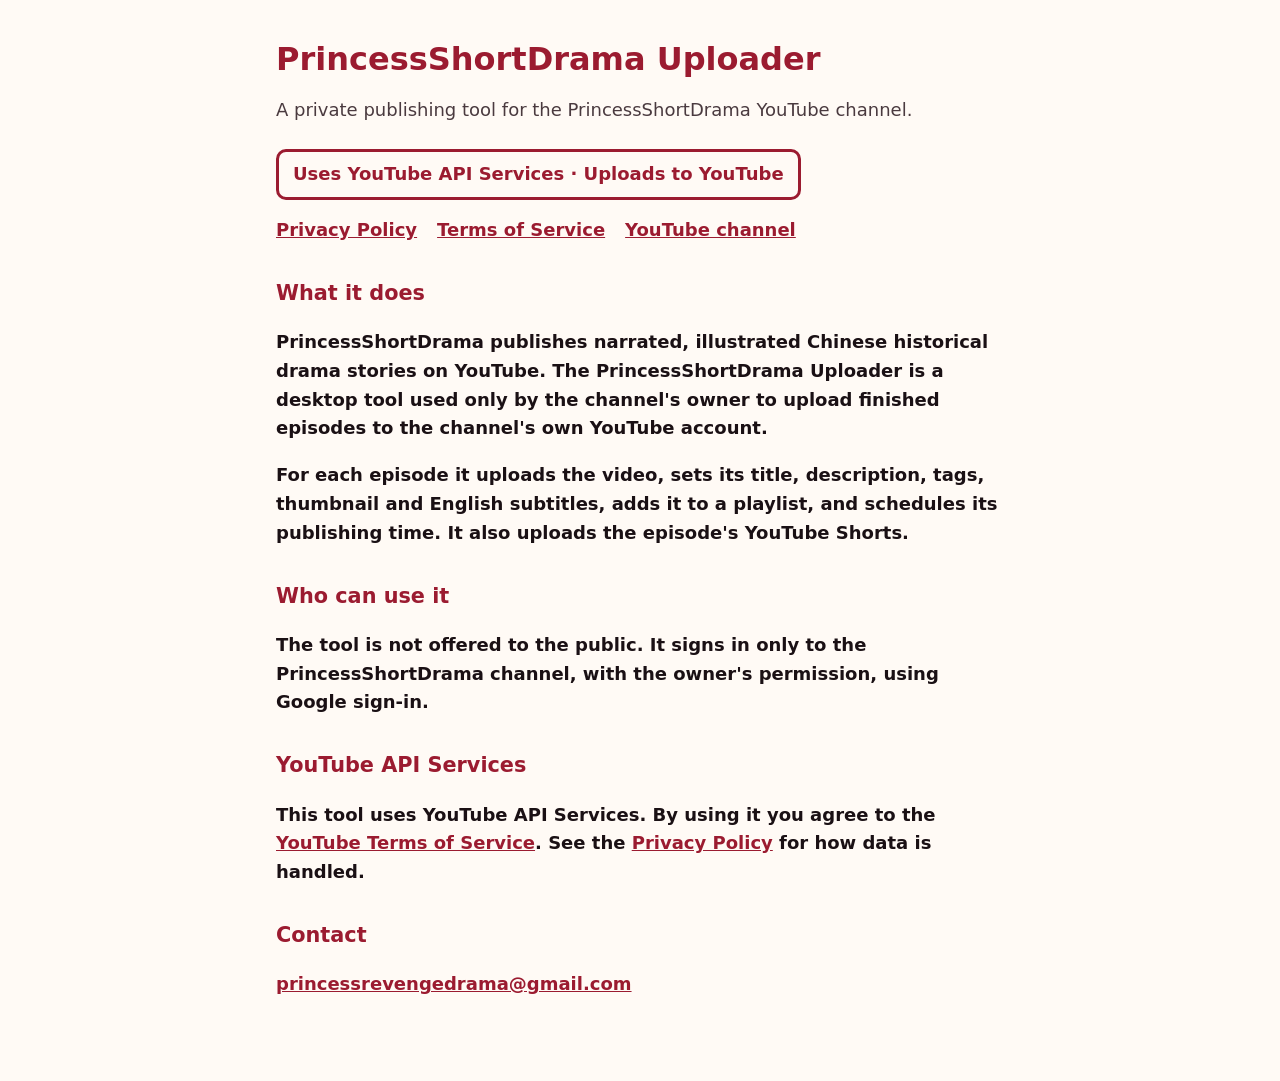
<file: index.html>
<!doctype html><html lang="en"><head><meta charset="utf-8"><meta name="viewport" content="width=device-width,initial-scale=1">
<title>PrincessShortDrama Uploader</title><link rel="stylesheet" href="style.css"></head><body><main>
<h1>PrincessShortDrama Uploader</h1>
<p class="muted">A private publishing tool for the PrincessShortDrama YouTube channel.</p>
<p class="badge">Uses YouTube API Services &middot; Uploads to YouTube</p>
<nav><a href="privacy.html">Privacy Policy</a><a href="terms.html">Terms of Service</a><a href="https://www.youtube.com/@PrincessShortDrama">YouTube channel</a></nav>
<h2>What it does</h2>
<p>PrincessShortDrama publishes narrated, illustrated Chinese historical drama stories on YouTube. The PrincessShortDrama Uploader is a desktop tool used only by the channel's owner to upload finished episodes to the channel's own YouTube account.</p>
<p>For each episode it uploads the video, sets its title, description, tags, thumbnail and English subtitles, adds it to a playlist, and schedules its publishing time. It also uploads the episode's YouTube Shorts.</p>
<h2>Who can use it</h2>
<p>The tool is not offered to the public. It signs in only to the PrincessShortDrama channel, with the owner's permission, using Google sign-in.</p>
<h2>YouTube API Services</h2>
<p>This tool uses YouTube API Services. By using it you agree to the <a href="https://www.youtube.com/t/terms">YouTube Terms of Service</a>. See the <a href="privacy.html">Privacy Policy</a> for how data is handled.</p>
<h2>Contact</h2>
<p><a href="mailto:princessrevengedrama@gmail.com">princessrevengedrama@gmail.com</a></p>
</main></body></html>
</file>
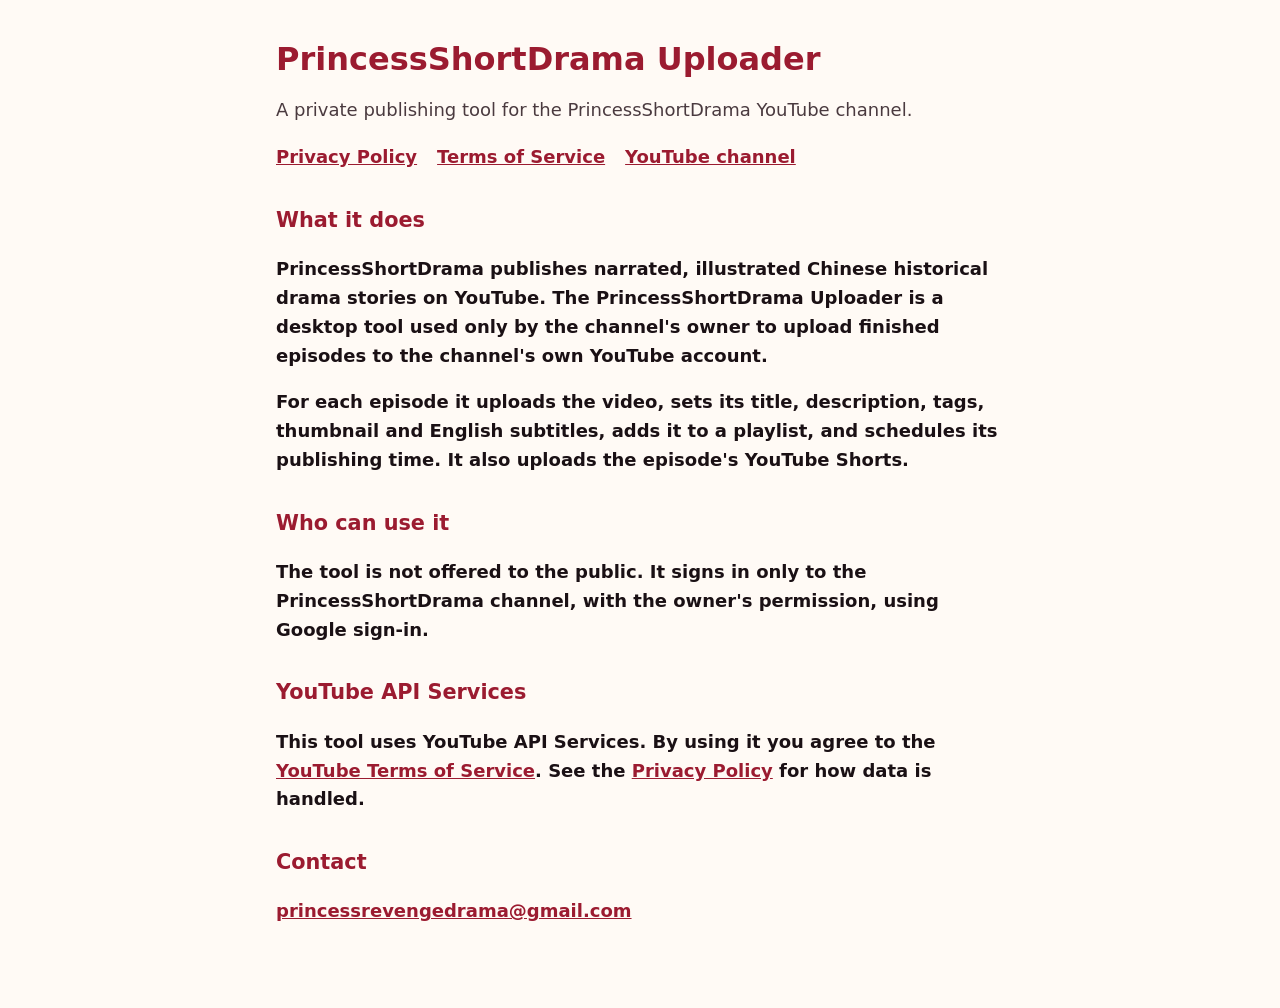
<file: index_1.html>
<!doctype html><html lang="en"><head><meta charset="utf-8"><meta name="viewport" content="width=device-width,initial-scale=1">
<title>PrincessShortDrama Uploader</title><link rel="stylesheet" href="style.css"></head><body><main>
<h1>PrincessShortDrama Uploader</h1>
<p class="muted">A private publishing tool for the PrincessShortDrama YouTube channel.</p>
<nav><a href="privacy.html">Privacy Policy</a><a href="terms.html">Terms of Service</a><a href="https://www.youtube.com/@PrincessShortDrama">YouTube channel</a></nav>
<h2>What it does</h2>
<p>PrincessShortDrama publishes narrated, illustrated Chinese historical drama stories on YouTube. The PrincessShortDrama Uploader is a desktop tool used only by the channel's owner to upload finished episodes to the channel's own YouTube account.</p>
<p>For each episode it uploads the video, sets its title, description, tags, thumbnail and English subtitles, adds it to a playlist, and schedules its publishing time. It also uploads the episode's YouTube Shorts.</p>
<h2>Who can use it</h2>
<p>The tool is not offered to the public. It signs in only to the PrincessShortDrama channel, with the owner's permission, using Google sign-in.</p>
<h2>YouTube API Services</h2>
<p>This tool uses YouTube API Services. By using it you agree to the <a href="https://www.youtube.com/t/terms">YouTube Terms of Service</a>. See the <a href="privacy.html">Privacy Policy</a> for how data is handled.</p>
<h2>Contact</h2>
<p><a href="mailto:princessrevengedrama@gmail.com">princessrevengedrama@gmail.com</a></p>
</main></body></html>
</file>
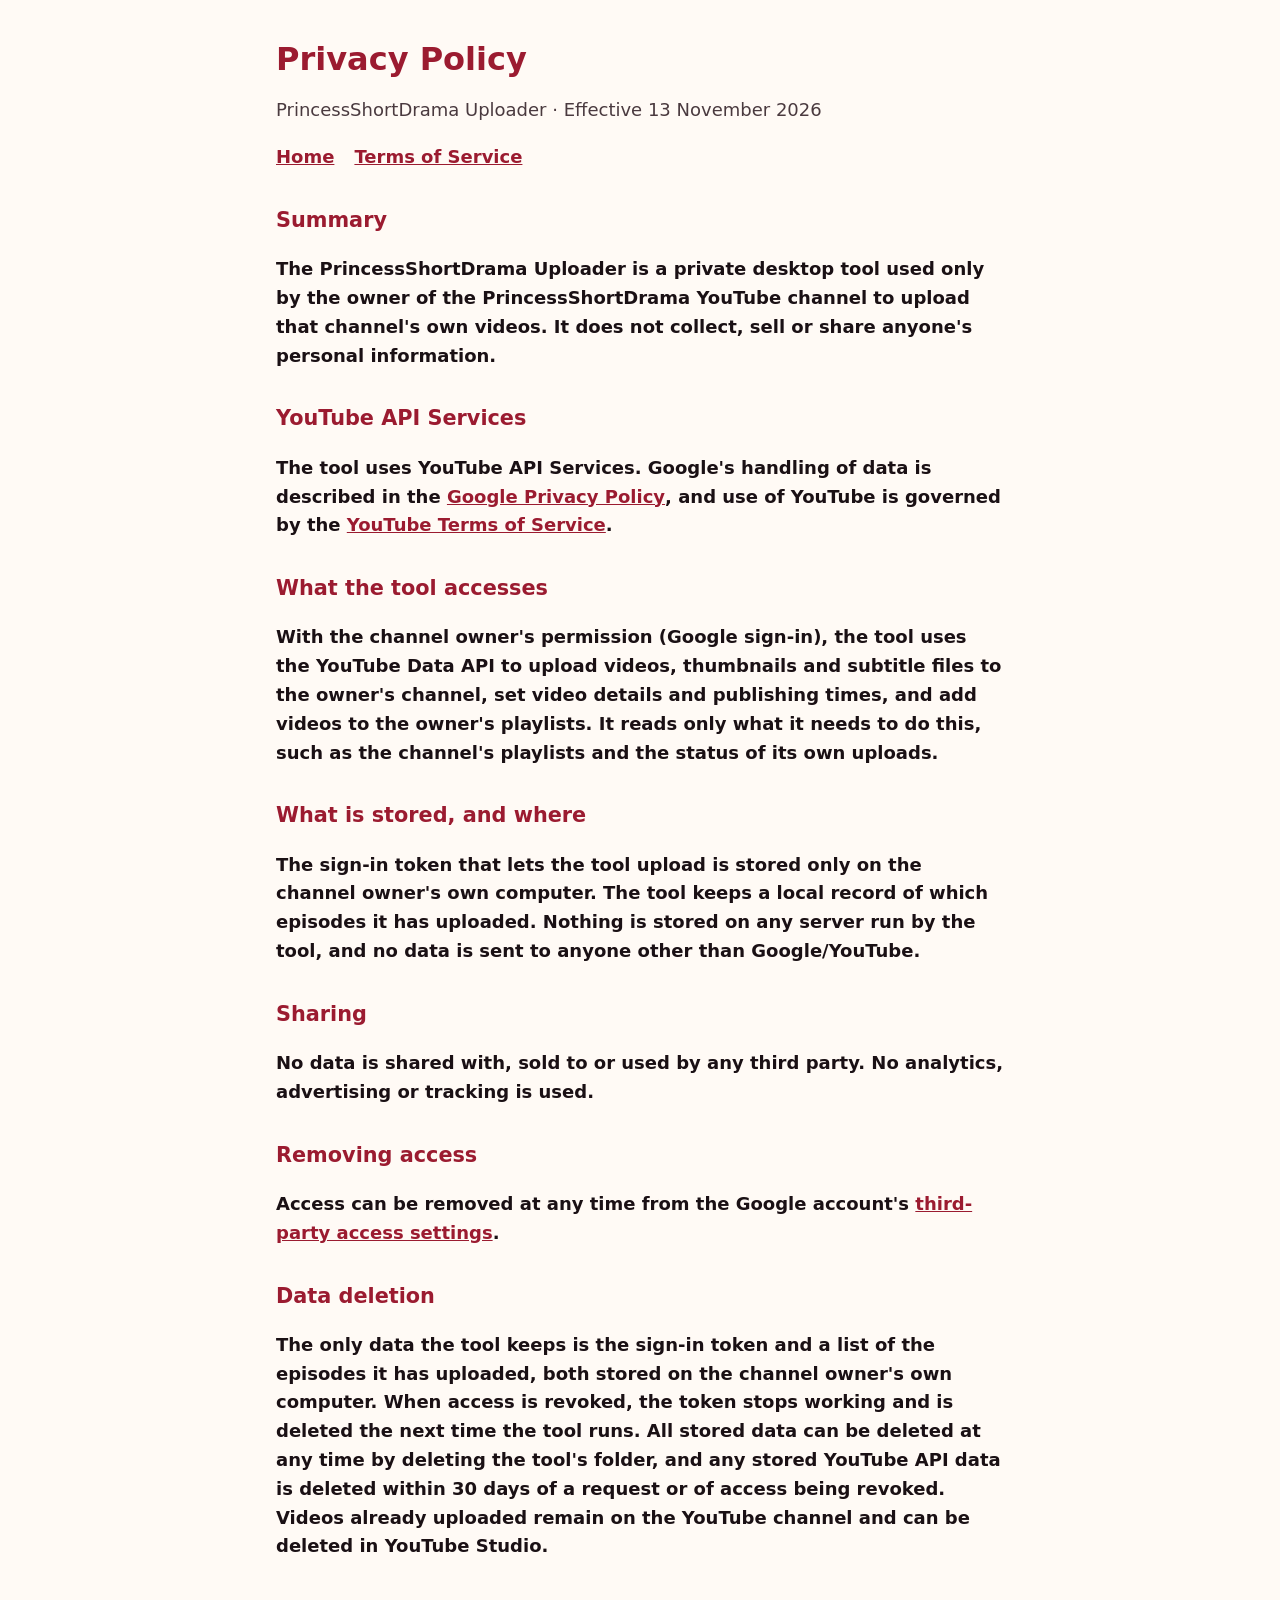
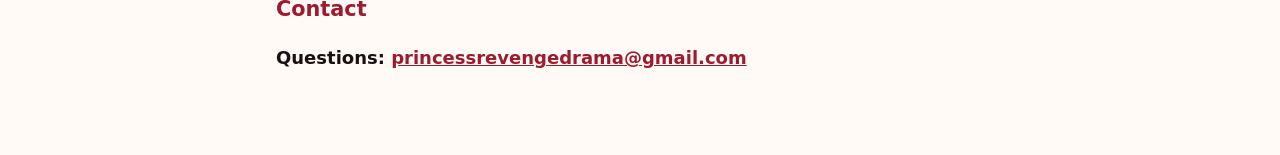
<file: privacy.html>
<!doctype html><html lang="en"><head><meta charset="utf-8"><meta name="viewport" content="width=device-width,initial-scale=1">
<title>Uploader Privacy Policy</title><link rel="stylesheet" href="style.css"></head><body><main>
<h1>Privacy Policy</h1>
<p class="muted">PrincessShortDrama Uploader · Effective 13 November 2026</p>
<nav><a href="index.html">Home</a><a href="terms.html">Terms of Service</a></nav>
<h2>Summary</h2>
<p>The PrincessShortDrama Uploader is a private desktop tool used only by the owner of the PrincessShortDrama YouTube channel to upload that channel's own videos. It does not collect, sell or share anyone's personal information.</p>
<h2>YouTube API Services</h2>
<p>The tool uses YouTube API Services. Google's handling of data is described in the <a href="https://policies.google.com/privacy">Google Privacy Policy</a>, and use of YouTube is governed by the <a href="https://www.youtube.com/t/terms">YouTube Terms of Service</a>.</p>
<h2>What the tool accesses</h2>
<p>With the channel owner's permission (Google sign-in), the tool uses the YouTube Data API to upload videos, thumbnails and subtitle files to the owner's channel, set video details and publishing times, and add videos to the owner's playlists. It reads only what it needs to do this, such as the channel's playlists and the status of its own uploads.</p>
<h2>What is stored, and where</h2>
<p>The sign-in token that lets the tool upload is stored only on the channel owner's own computer. The tool keeps a local record of which episodes it has uploaded. Nothing is stored on any server run by the tool, and no data is sent to anyone other than Google/YouTube.</p>
<h2>Sharing</h2>
<p>No data is shared with, sold to or used by any third party. No analytics, advertising or tracking is used.</p>
<h2>Removing access</h2>
<p>Access can be removed at any time from the Google account's <a href="https://security.google.com/settings/security/permissions">third-party access settings</a>.</p>
<h2>Data deletion</h2>
<p>The only data the tool keeps is the sign-in token and a list of the episodes it has uploaded, both stored on the channel owner's own computer. When access is revoked, the token stops working and is deleted the next time the tool runs. All stored data can be deleted at any time by deleting the tool's folder, and any stored YouTube API data is deleted within 30 days of a request or of access being revoked. Videos already uploaded remain on the YouTube channel and can be deleted in YouTube Studio.</p>
<h2>Contact</h2>
<p>Questions: <a href="mailto:princessrevengedrama@gmail.com">princessrevengedrama@gmail.com</a></p>
</main></body></html>
</file>
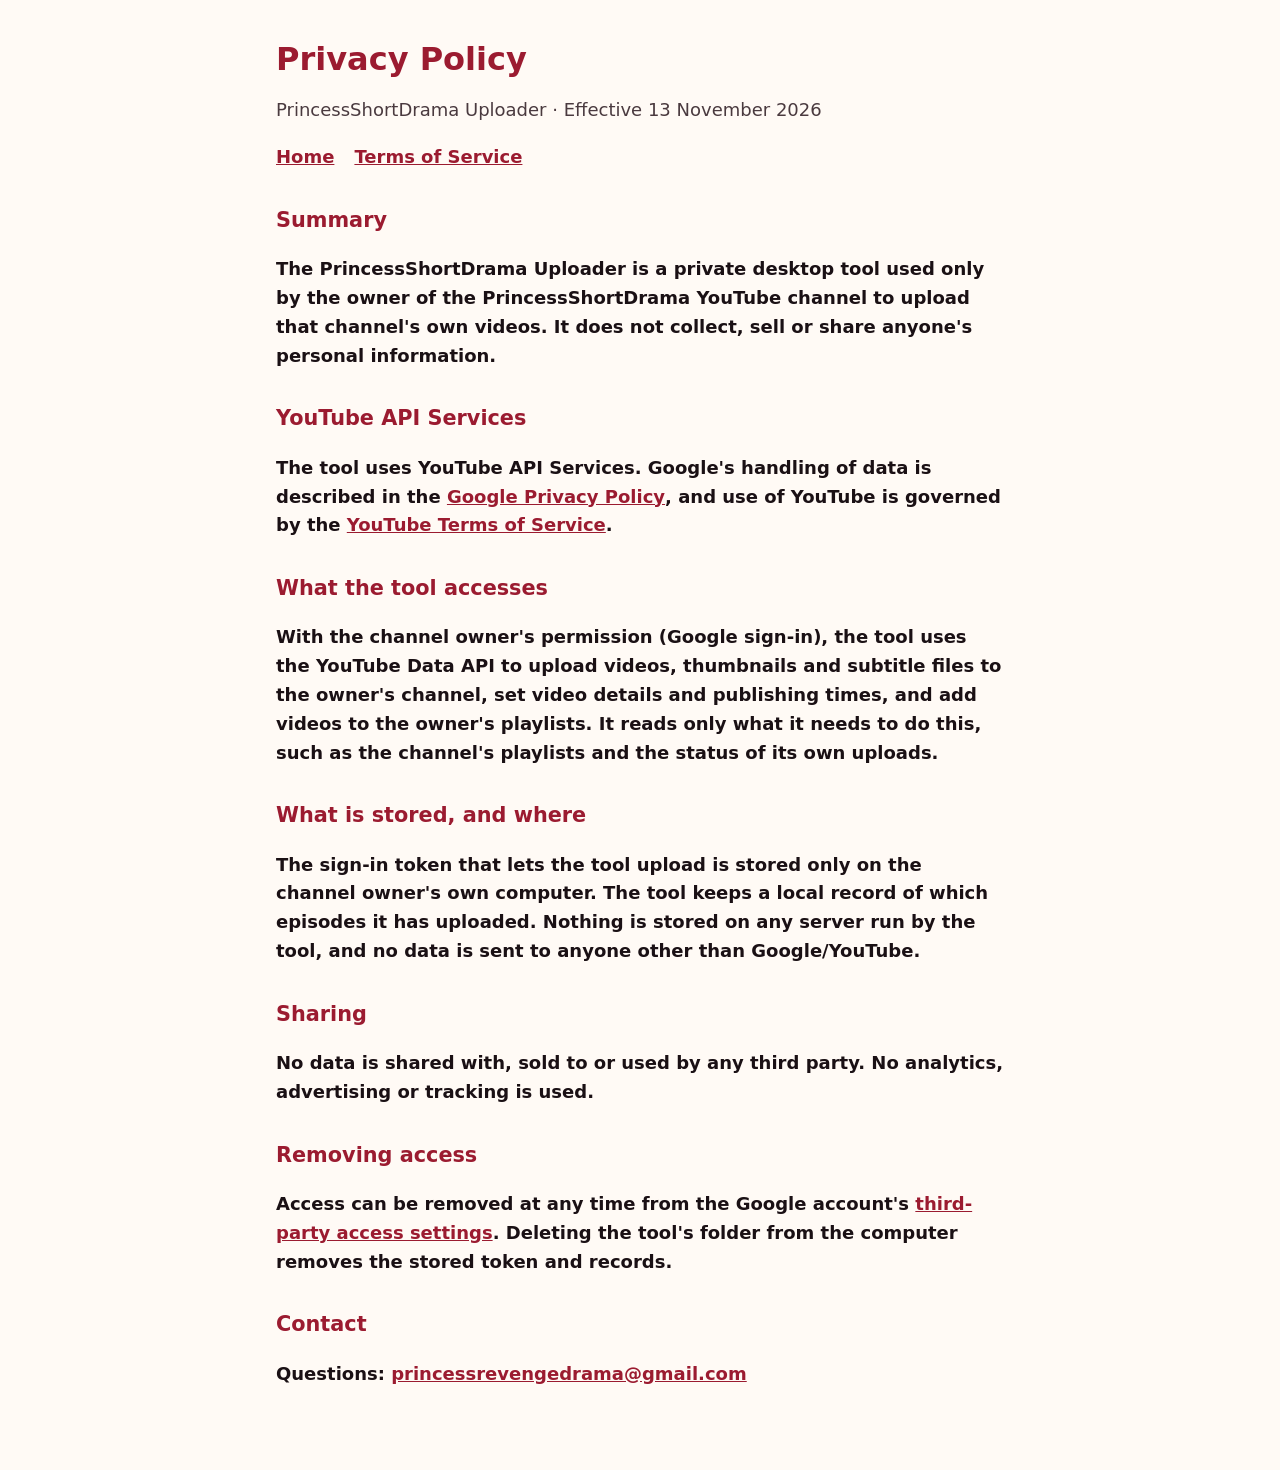
<file: privacy_1.html>
<!doctype html><html lang="en"><head><meta charset="utf-8"><meta name="viewport" content="width=device-width,initial-scale=1">
<title>Uploader Privacy Policy</title><link rel="stylesheet" href="style.css"></head><body><main>
<h1>Privacy Policy</h1>
<p class="muted">PrincessShortDrama Uploader · Effective 13 November 2026</p>
<nav><a href="index.html">Home</a><a href="terms.html">Terms of Service</a></nav>
<h2>Summary</h2>
<p>The PrincessShortDrama Uploader is a private desktop tool used only by the owner of the PrincessShortDrama YouTube channel to upload that channel's own videos. It does not collect, sell or share anyone's personal information.</p>
<h2>YouTube API Services</h2>
<p>The tool uses YouTube API Services. Google's handling of data is described in the <a href="https://policies.google.com/privacy">Google Privacy Policy</a>, and use of YouTube is governed by the <a href="https://www.youtube.com/t/terms">YouTube Terms of Service</a>.</p>
<h2>What the tool accesses</h2>
<p>With the channel owner's permission (Google sign-in), the tool uses the YouTube Data API to upload videos, thumbnails and subtitle files to the owner's channel, set video details and publishing times, and add videos to the owner's playlists. It reads only what it needs to do this, such as the channel's playlists and the status of its own uploads.</p>
<h2>What is stored, and where</h2>
<p>The sign-in token that lets the tool upload is stored only on the channel owner's own computer. The tool keeps a local record of which episodes it has uploaded. Nothing is stored on any server run by the tool, and no data is sent to anyone other than Google/YouTube.</p>
<h2>Sharing</h2>
<p>No data is shared with, sold to or used by any third party. No analytics, advertising or tracking is used.</p>
<h2>Removing access</h2>
<p>Access can be removed at any time from the Google account's <a href="https://security.google.com/settings/security/permissions">third-party access settings</a>. Deleting the tool's folder from the computer removes the stored token and records.</p>
<h2>Contact</h2>
<p>Questions: <a href="mailto:princessrevengedrama@gmail.com">princessrevengedrama@gmail.com</a></p>
</main></body></html>
</file>
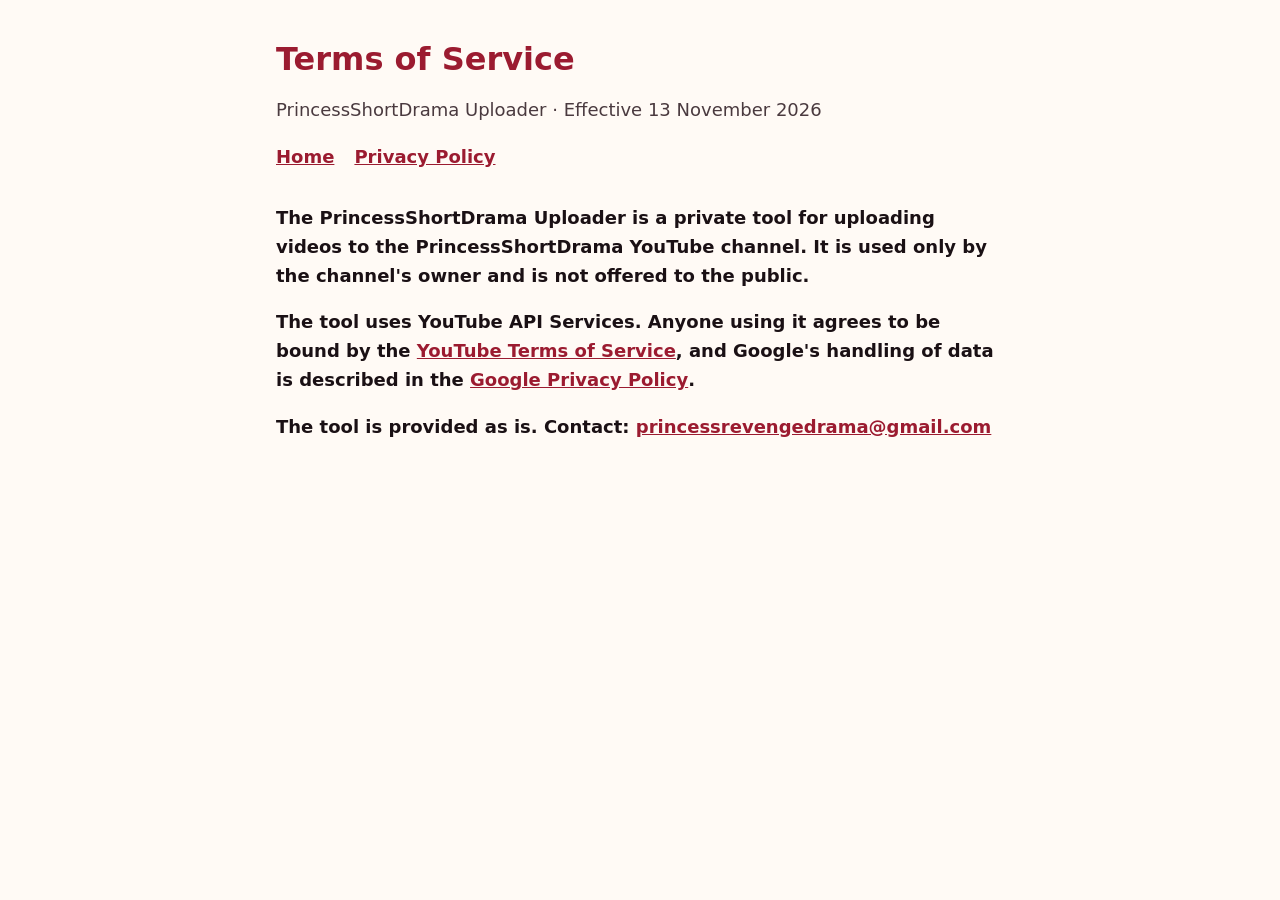
<file: terms.html>
<!doctype html><html lang="en"><head><meta charset="utf-8"><meta name="viewport" content="width=device-width,initial-scale=1">
<title>Uploader Terms of Service</title><link rel="stylesheet" href="style.css"></head><body><main>
<h1>Terms of Service</h1>
<p class="muted">PrincessShortDrama Uploader · Effective 13 November 2026</p>
<nav><a href="index.html">Home</a><a href="privacy.html">Privacy Policy</a></nav>
<p>The PrincessShortDrama Uploader is a private tool for uploading videos to the PrincessShortDrama YouTube channel. It is used only by the channel's owner and is not offered to the public.</p>
<p>The tool uses YouTube API Services. Anyone using it agrees to be bound by the <a href="https://www.youtube.com/t/terms">YouTube Terms of Service</a>, and Google's handling of data is described in the <a href="https://policies.google.com/privacy">Google Privacy Policy</a>.</p>
<p>The tool is provided as is. Contact: <a href="mailto:princessrevengedrama@gmail.com">princessrevengedrama@gmail.com</a></p>
</main></body></html>
</file>
<file: style.css>
:root{--ink:#1a1014;--bg:#fffaf5;--accent:#9b1b30;--muted:#4a3a3f}
@media (prefers-color-scheme:dark){:root{--ink:#fbeff2;--bg:#1a1014;--accent:#ff8fa3;--muted:#e3cfd5}}
*{box-sizing:border-box}body{margin:0;background:var(--bg);color:var(--ink);font:600 18px/1.6 system-ui,-apple-system,"Segoe UI",sans-serif}
main{max-width:760px;margin:0 auto;padding:40px 16px 64px}h1{font-size:2rem;line-height:1.2;color:var(--accent);margin:0 0 8px}
h2{font-size:1.3rem;color:var(--accent);margin-top:2rem}p,li{color:var(--ink)}.muted{color:var(--muted);font-weight:500}
a{color:var(--accent);font-weight:700}nav{display:flex;gap:20px;flex-wrap:wrap;margin:16px 0 32px}
.badge{display:inline-block;margin:6px 0 0;padding:8px 14px;border:3px solid var(--accent);border-radius:10px;font-weight:800;color:var(--accent)}
</file>
